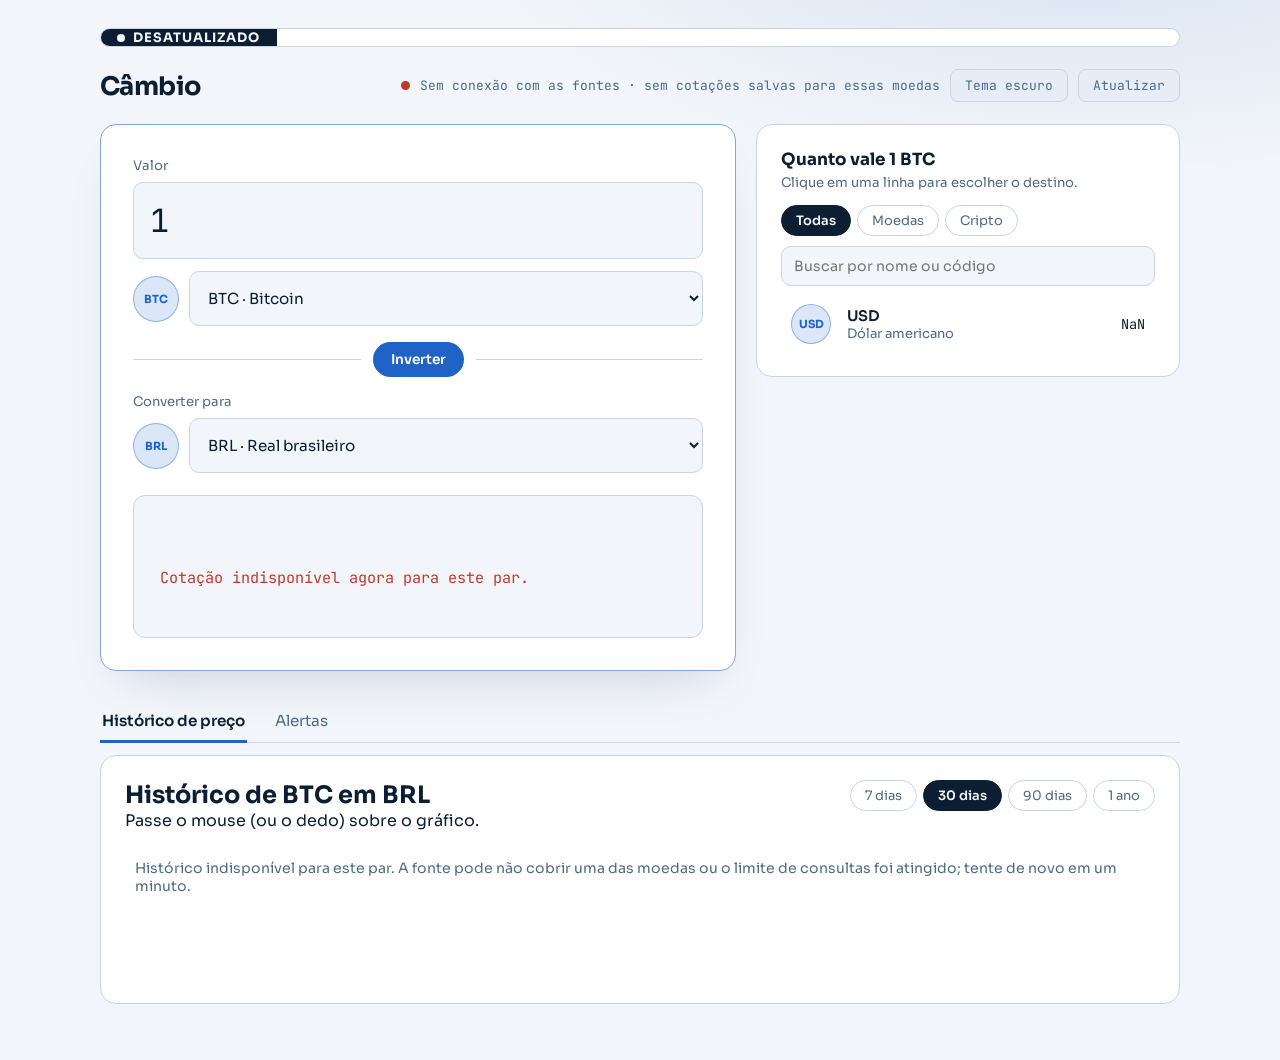
<file: index.html>
<!DOCTYPE html>
<html lang="pt-BR">
<head>
<meta charset="UTF-8">
<meta name="viewport" content="width=device-width, initial-scale=1">
<title>Câmbio — moedas e criptomoedas</title>
<link rel="preconnect" href="https://fonts.googleapis.com">
<link rel="preconnect" href="https://fonts.gstatic.com" crossorigin>
<link href="https://fonts.googleapis.com/css2?family=Sora:wght@400;600;700&family=JetBrains+Mono:wght@400;500&display=swap" rel="stylesheet">
<link rel="stylesheet" href="css/style.css">
</head>
<body>
<div class="app">
  <div class="ticker" role="marquee" aria-label="Cotações em tempo real">
    <div class="ticker-rotulo"><i></i><span id="ticker-rotulo">CARREGANDO</span></div>
    <div class="ticker-janela"><div class="ticker-trilho" id="ticker"></div></div>
  </div>

  <header class="topo">
    <h1>Câmbio</h1>
    <div class="status">
      <span class="ponto carregando" id="ponto"></span>
      <span id="status-texto">Buscando cotações…</span>
      <button class="btn-atualizar" id="btn-tema" type="button" aria-label="Alternar entre tema claro e escuro">Tema claro</button>
      <button class="btn-atualizar" id="btn-atualizar" type="button">Atualizar</button>
    </div>
  </header>

  <main class="grade">
    <section class="caixa heroi" aria-label="Conversor">
      <div class="campo">
        <label for="valor">Valor</label>
        <div class="linha-campo">
          <input id="valor" type="text" inputmode="decimal" value="1" autocomplete="off">
          <div class="seletor"><span class="selo grande" id="icone-de"></span><select id="de" aria-label="Moeda de origem"></select></div>
        </div>
      </div>
      <div class="separador"><button class="btn-trocar" id="btn-trocar" type="button">Inverter</button></div>
      <div class="campo">
        <label for="para">Converter para</label>
        <div class="seletor"><span class="selo grande" id="icone-para"></span><select id="para"></select></div>
      </div>
      <div class="resultado" id="resultado" aria-live="polite">
        <div class="de-linha" id="res-origem"></div>
        <div class="valor" id="res-valor">—</div>
        <div class="taxa" id="res-taxa"></div>
        <div class="aviso-estimado" id="res-aviso"></div>
      </div>
    </section>

    <section class="caixa painel" aria-label="Painel de cotações">
      <h2>Quanto vale 1 <span id="painel-moeda">USD</span></h2>
      <p class="dica">Clique em uma linha para escolher o destino.</p>
      <div class="abas" id="abas">
        <button class="aba ativa" type="button" data-aba="todas">Todas</button>
        <button class="aba" type="button" data-aba="fiat">Moedas</button>
        <button class="aba" type="button" data-aba="cripto">Cripto</button>
      </div>
      <input id="busca" type="search" placeholder="Buscar por nome ou código" autocomplete="off">
      <ul class="lista" id="lista"></ul>
    </section>
  </main>

  <nav class="abas-sec" id="abas-sec" aria-label="Seções secundárias">
    <button class="aba-sec ativa" type="button" data-alvo="sec-historico">Histórico de preço</button>
    <button class="aba-sec" type="button" data-alvo="sec-alertas">Alertas <span class="contador" id="contador-alertas"></span></button>
  </nav>

  <section class="caixa grafico-caixa" id="sec-historico" aria-label="Histórico de preço">
    <div class="grafico-topo">
      <div>
        <h2>Histórico de <span id="grafico-titulo"></span></h2>
        <p class="dica" id="grafico-dica">Passe o mouse (ou o dedo) sobre o gráfico.</p>
      </div>
      <div class="abas" id="periodos">
        <button class="aba" type="button" data-dias="7">7 dias</button>
        <button class="aba" type="button" data-dias="30">30 dias</button>
        <button class="aba" type="button" data-dias="90">90 dias</button>
        <button class="aba" type="button" data-dias="365">1 ano</button>
      </div>
    </div>
    <div id="grafico"></div>
    <div class="stats" id="grafico-stats"></div>
  </section>

  <section class="caixa alertas-caixa" id="sec-alertas" aria-label="Alertas de preço" hidden>
    <h2>Alertas de preço</h2>
    <p class="dica">Receba um aviso quando uma cotação passar do valor que você definir. Funciona enquanto esta página estiver aberta.</p>
    <form class="form-alerta" id="form-alerta">
      <div class="campo"><label for="alerta-de">Quando o preço de 1</label><select id="alerta-de"></select></div>
      <div class="campo"><label for="alerta-para">em</label><select id="alerta-para"></select></div>
      <div class="campo"><label for="alerta-cond">ficar</label>
        <select id="alerta-cond"><option value="acima">acima de</option><option value="abaixo">abaixo de</option></select></div>
      <div class="campo"><label for="alerta-valor">valor</label>
        <input id="alerta-valor" type="text" inputmode="decimal" placeholder="ex.: 6,00" autocomplete="off"></div>
      <button class="btn-trocar" type="submit">Criar alerta</button>
    </form>
    <p class="dica" id="alerta-dica"></p>
    <p id="alerta-erro" role="alert"></p>
    <ul class="lista-alertas" id="alertas-lista"></ul>
    <p class="dica" id="alerta-notif"></p>
  </section>
</div>
<div class="toast" id="toast" role="status"></div>

<script src="js/conversao.js"></script>
<script src="js/script.js"></script>
</body>
</html>
</file>
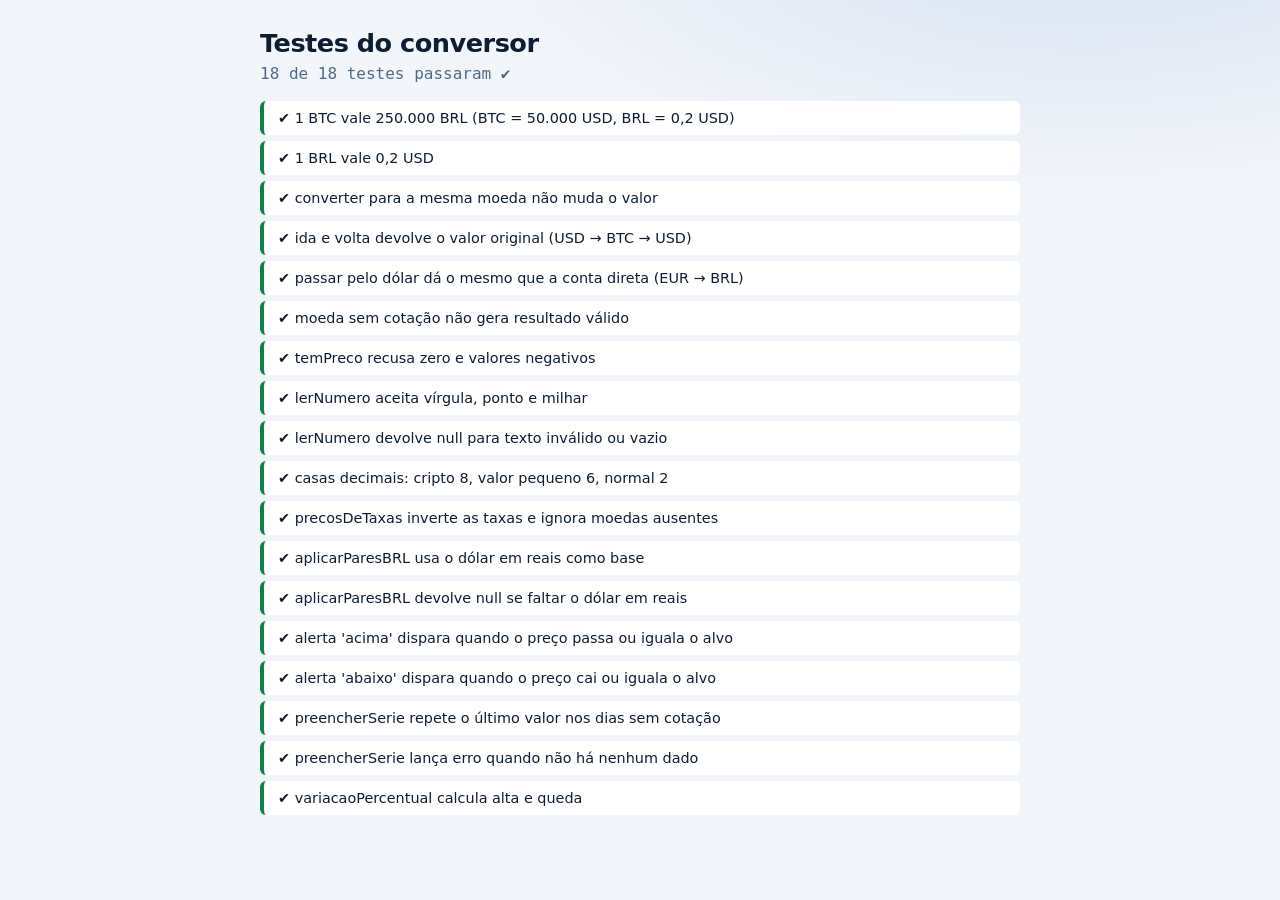
<file: tests/testes.html>
<!DOCTYPE html>
<html lang="pt-BR">
<head>
<meta charset="UTF-8">
<meta name="viewport" content="width=device-width, initial-scale=1">
<title>Testes — Câmbio</title>
<link rel="stylesheet" href="../css/style.css">
</head>
<body>
<main class="testes">
  <h1>Testes do conversor</h1>
  <p class="resumo" id="resumo">Rodando…</p>
  <div id="resultados"></div>
</main>
<script src="../js/conversao.js"></script>
<script src="testes.js"></script>
</body>
</html>
</file>
<file: css/style.css>
:root {
  color-scheme: light dark;
  --fundo: light-dark(#F2F5F9, #08172A);
  --cartao: light-dark(#FFFFFF, #0F2540);
  --cartao-2: light-dark(#E6EDF6, #153154);
  --linha: light-dark(#C9D4E2, #24436B);
  --texto: light-dark(#0D1E32, #E6EFF8);
  --suave: light-dark(#4F6A86, #8FA9C4);
  --fiat: light-dark(#1F63C6, #5AB0FF);
  --cripto: light-dark(#A85F00, #F5A524);
  --alta: light-dark(#13804A, #3DDC97);
  --baixa: light-dark(#C0392B, #FF6B6B);
  --aviso: light-dark(#6D35C9, #B794F6);
  --foco: light-dark(#0B3D91, #D8E8FF);
  --sobre-acento: light-dark(#FFFFFF, #04162A);
  --sombra-cor: light-dark(#1a3a6640, #000000aa);
  --titulo: "Sora", system-ui, sans-serif;
  --numero: "JetBrains Mono", ui-monospace, monospace;
}
* { box-sizing: border-box; margin: 0; }
body {
  background: var(--fundo);
  background-image: radial-gradient(900px 400px at 85% -10%, color-mix(in srgb, var(--fiat) 14%, transparent) 0%, transparent 70%);
  color: var(--texto);
  font-family: var(--titulo);
  min-height: 100vh;
  padding: 28px 16px 56px;
}
.app { max-width: 1080px; margin: 0 auto; }
button, input, select { font-family: inherit; color: inherit; }
:focus-visible { outline: 3px solid var(--foco); outline-offset: 2px; }

/* Topo */
.topo { display: flex; justify-content: space-between; align-items: center; gap: 12px; flex-wrap: wrap; margin-bottom: 22px; }
h1 { font-size: 1.6rem; font-weight: 700; letter-spacing: -0.02em; }
.status { display: flex; align-items: center; gap: 10px; font-family: var(--numero); font-size: .8125rem; color: var(--suave); }
.ponto { width: 9px; height: 9px; border-radius: 50%; background: var(--linha); }
.ponto.ao-vivo { background: var(--alta); box-shadow: 0 0 0 4px color-mix(in srgb, var(--alta) 20%, transparent); }
.ponto.offline { background: var(--baixa); }
.ponto.carregando { background: var(--cripto); }
.btn-atualizar { background: var(--cartao-2); border: 1px solid var(--linha); border-radius: 8px; padding: 7px 14px; font-size: .8125rem; cursor: pointer; }
.btn-atualizar:hover { border-color: var(--fiat); }

/* Faixa de cotações */

.var { font-family: var(--numero); font-size: .8125rem; }
.var.alta { color: var(--alta); }
.var.baixa { color: var(--baixa); }

/* Layout principal */
.grade { display: grid; grid-template-columns: 1.5fr 1fr; gap: 20px; align-items: start; }
@media (max-width: 860px) { .grade { grid-template-columns: 1fr; } }
.caixa { background: var(--cartao); border: 1px solid var(--linha); border-radius: 16px; padding: 24px; }

/* Conversor */
.campo label { display: block; font-size: .82rem; color: var(--suave); margin-bottom: 8px; }
.linha-campo { display: grid; grid-template-columns: 1fr; gap: 12px; }
input, select {
  width: 100%; background: var(--fundo); border: 1px solid var(--linha);
  border-radius: 10px; padding: 14px; font-size: .95rem;
}
#valor { font-family: var(--numero); font-size: 1.4rem; }
select option, select optgroup { background: var(--cartao); color: var(--texto); }
.separador { display: flex; align-items: center; gap: 12px; margin: 16px 0; }
.separador::before, .separador::after { content: ""; flex: 1; height: 1px; background: var(--linha); }
.btn-trocar { background: var(--fiat); color: var(--sobre-acento); border: 0; border-radius: 999px; padding: 9px 18px; font-weight: 600; font-size: .85rem; cursor: pointer; }
.btn-trocar:hover { filter: brightness(1.1); }

.resultado { margin-top: 22px; background: var(--fundo); border: 1px solid var(--linha); border-radius: 12px; padding: 20px; }
.resultado .de-linha { font-family: var(--numero); font-size: .9rem; color: var(--suave); }
.resultado .valor { font-family: var(--numero); font-size: clamp(1.5rem, 4.5vw, 2.4rem); margin-top: 6px; word-break: break-all; color: var(--fiat); }
.resultado .valor.cripto { color: var(--cripto); }
.resultado .taxa { font-family: var(--numero); font-size: .8125rem; color: var(--suave); margin-top: 12px; }
.erro { color: var(--baixa); font-size: .95rem; }

/* Painel */
.painel h2 { font-size: 1.05rem; }
.painel .dica { font-size: .82rem; color: var(--suave); margin: 4px 0 14px; }
.abas { display: flex; gap: 6px; margin-bottom: 10px; }
.aba { background: transparent; border: 1px solid var(--linha); border-radius: 999px; padding: 6px 14px; font-size: .8125rem; cursor: pointer; color: var(--suave); }
.aba.ativa { background: var(--texto); border-color: var(--texto); color: var(--fundo); font-weight: 600; }
#busca { padding: 10px 12px; font-size: .88rem; margin-bottom: 10px; }
.lista { list-style: none; padding: 0; max-height: 440px; overflow-y: auto; display: grid; gap: 2px; }
.item { display: grid; grid-template-columns: 44px 1fr auto; gap: 12px; align-items: center; width: 100%; text-align: left; background: transparent; border: 0; border-radius: 10px; padding: 8px 10px; cursor: pointer; }
.item:hover { background: var(--cartao-2); }
.item.ativo { background: var(--cartao-2); box-shadow: inset 3px 0 0 var(--fiat); }
.item.cripto.ativo { box-shadow: inset 3px 0 0 var(--cripto); }
.selo { width: 40px; height: 40px; border-radius: 50%; display: grid; place-items: center; font-size: .8125rem; font-weight: 700; background: color-mix(in srgb, var(--fiat) 16%, transparent); color: var(--fiat); border: 1px solid color-mix(in srgb, var(--fiat) 40%, transparent); }
.item.cripto .selo { background: color-mix(in srgb, var(--cripto) 16%, transparent); color: var(--cripto); border-color: color-mix(in srgb, var(--cripto) 40%, transparent); }
.item .cod { font-weight: 600; font-size: .92rem; }
.item .nome { display: block; font-size: .8125rem; color: var(--suave); }
.item .num { font-family: var(--numero); font-size: .85rem; text-align: right; }
.vazio { color: var(--suave); font-size: .88rem; padding: 14px 10px; }
/* Histórico */
.grafico-caixa { margin-top: 20px; }
.grafico-topo { display: flex; justify-content: space-between; align-items: start; gap: 12px; flex-wrap: wrap; margin-bottom: 14px; }
#grafico { color: var(--fiat); min-height: 120px; }
#grafico.cripto { color: var(--cripto); }
#grafico svg { width: 100%; height: auto; display: block; cursor: crosshair; touch-action: pan-y; }
.g-grade { stroke: var(--linha); stroke-width: 1; stroke-dasharray: 3 5; }
.g-mira { stroke: currentColor; stroke-opacity: .45; stroke-width: 1; }
.g-bola { fill: currentColor; stroke: var(--cartao); stroke-width: 2; }
.stats { display: grid; grid-template-columns: repeat(3, 1fr); gap: 10px; margin-top: 14px; }
.stat { background: var(--fundo); border: 1px solid var(--linha); border-radius: 10px; padding: 10px 12px; }
.stat .rot { font-size: .8125rem; color: var(--suave); }
.stat .val { font-family: var(--numero); font-size: .88rem; margin-top: 4px; word-break: break-all; }
.stat .val.alta { color: var(--alta); }
.stat .val.baixa { color: var(--baixa); }
@media (max-width: 560px) { .stats { grid-template-columns: 1fr; } }
/* Ícones: bandeiras e logos */
.selo { overflow: hidden; flex: none; }
.selo img { width: 100%; height: 100%; object-fit: cover; display: block; }
.selo.grande { width: 46px; height: 46px; }
.selo.pequeno { width: 28px; height: 28px; font-size: .5rem; }
.seletor { display: flex; align-items: center; gap: 10px; }
.seletor select { flex: 1; min-width: 0; }

/* Faixa de notícias */
.ticker { display: flex; align-items: stretch; background: var(--cartao); border: 1px solid var(--linha); border-radius: 12px; overflow: hidden; margin-bottom: 22px; }
.ticker-rotulo { display: flex; align-items: center; gap: 8px; padding: 0 16px; background: var(--texto); color: var(--fundo); font-weight: 700; font-size: .8125rem; letter-spacing: .08em; white-space: nowrap; }
.ticker-rotulo i { width: 8px; height: 8px; border-radius: 50%; background: var(--fundo); }
.ticker-janela { overflow: hidden; flex: 1; }
.ticker-trilho { display: flex; width: max-content; animation: correr var(--dur, 60s) linear infinite; }
.ticker-janela:hover .ticker-trilho { animation-play-state: paused; }
@keyframes correr { to { transform: translateX(-50%); } }
.t-item { display: flex; align-items: center; gap: 10px; padding: 11px 22px; white-space: nowrap; border-right: 1px solid var(--linha); }
.t-item .par { font-size: .8125rem; color: var(--suave); }
.t-item .preco { font-family: var(--numero); font-size: .88rem; }
@media (prefers-reduced-motion: reduce) {
  .ticker-trilho { animation: none; }
  .ticker-janela { overflow-x: auto; }
}
/* Alertas de preço */
.alertas-caixa { margin-top: 20px; }
.form-alerta { display: grid; grid-template-columns: 1.1fr 1.1fr 1fr 1fr auto; gap: 10px; align-items: end; margin-top: 4px; }
@media (max-width: 860px) { .form-alerta { grid-template-columns: 1fr 1fr; } .form-alerta .btn-trocar { grid-column: 1 / -1; } }
.form-alerta select, .form-alerta input { padding: 12px; font-size: .9rem; }
.form-alerta .btn-trocar { padding: 13px 20px; }
#alerta-erro { min-height: 1.1em; color: var(--baixa); font-size: .85rem; margin-top: 6px; }
#alerta-dica { margin: 10px 0 0; font-family: var(--numero); }
.lista-alertas { list-style: none; padding: 0; display: grid; gap: 8px; margin-top: 10px; }
.alerta { display: flex; align-items: center; gap: 14px; flex-wrap: wrap; background: var(--fundo); border: 1px solid var(--linha); border-left: 4px solid var(--fiat); border-radius: 10px; padding: 10px 14px; }
.alerta.disparado { border-left-color: var(--aviso); }
.alerta-info { flex: 1; min-width: 190px; display: grid; gap: 2px; }
.alerta-info strong { font-size: .92rem; }
.alerta-info span { font-family: var(--numero); font-size: .8125rem; color: var(--suave); }
.pilula { font-size: .8125rem; padding: 4px 10px; border-radius: 999px; background: color-mix(in srgb, var(--fiat) 16%, transparent); color: var(--fiat); white-space: nowrap; }
.alerta.disparado .pilula { background: color-mix(in srgb, var(--aviso) 18%, transparent); color: var(--aviso); }
.btn-mini { background: transparent; border: 1px solid var(--linha); border-radius: 8px; padding: 6px 12px; font-size: .8125rem; cursor: pointer; }
.btn-mini:hover { border-color: var(--texto); }
.toast { position: fixed; left: 50%; bottom: 24px; transform: translate(-50%, 30px); max-width: min(92vw, 520px); background: var(--texto); color: var(--fundo); font-weight: 600; font-size: .9rem; white-space: pre-line; padding: 14px 20px; border-radius: 12px; box-shadow: 0 10px 30px var(--sombra-cor); opacity: 0; pointer-events: none; transition: opacity .25s, transform .25s; cursor: pointer; z-index: 10; }
.toast.visivel { opacity: 1; transform: translate(-50%, 0); pointer-events: auto; }
/* Hierarquia: o conversor é o destaque da página */
.heroi { padding: 32px; border-color: color-mix(in srgb, var(--fiat) 40%, var(--linha)); box-shadow: 0 24px 48px -28px var(--sombra-cor); }
.heroi #valor { font-size: 2rem; padding: 16px; }
.heroi select { padding: 16px 14px; }
.heroi .resultado { padding: 26px; }
.heroi .resultado .de-linha { font-size: 1rem; }
.heroi .resultado .valor { font-size: clamp(2rem, 6vw, 3.4rem); }
.heroi .resultado .taxa { font-size: .9rem; }
.selo { font-size: .7rem; }

/* Abas das seções secundárias */
.abas-sec { margin: 30px 0 12px; border-bottom: 1px solid var(--linha); display: flex; gap: 26px; }
.aba-sec { background: none; border: 0; border-bottom: 3px solid transparent; margin-bottom: -1px; padding: 10px 2px; font-size: .95rem; color: var(--suave); cursor: pointer; }
.aba-sec:hover { color: var(--texto); }
.aba-sec.ativa { color: var(--texto); font-weight: 600; border-bottom-color: var(--fiat); }
.contador { display: inline-block; min-width: 1.4em; text-align: center; font-size: .8125rem; border-radius: 999px; padding: 0 6px; background: color-mix(in srgb, var(--aviso) 20%, transparent); color: var(--aviso); }
.contador:empty { display: none; }
.grafico-caixa, .alertas-caixa { margin-top: 0; }
.g-eixo { fill: var(--suave); font-size: 13px; font-family: var(--numero); }
#alerta-notif { margin-top: 12px; }

/* Cotação estimada (salva, não ao vivo) */
.resultado.estimado { border-style: dashed; border-color: var(--aviso); }
.aviso-estimado { margin-top: 12px; font-size: .875rem; color: var(--aviso); }
.aviso-estimado:empty { display: none; }
.item .num.estimado, .t-item .preco.estimado { opacity: .75; font-style: italic; }

/* Página de testes */
.testes { max-width: 760px; margin: 0 auto; }
.testes h1 { margin-bottom: 6px; }
.testes .resumo { color: var(--suave); margin-bottom: 18px; font-family: var(--numero); }
.teste { padding: 9px 14px; border-left: 4px solid var(--alta); margin: 6px 0; background: var(--cartao); border-radius: 6px; font-size: .9rem; }
.teste.falha { border-left-color: var(--baixa); }
.teste .erro-msg { display: block; color: var(--baixa); font-family: var(--numero); font-size: .8125rem; margin-top: 4px; }
</file>
